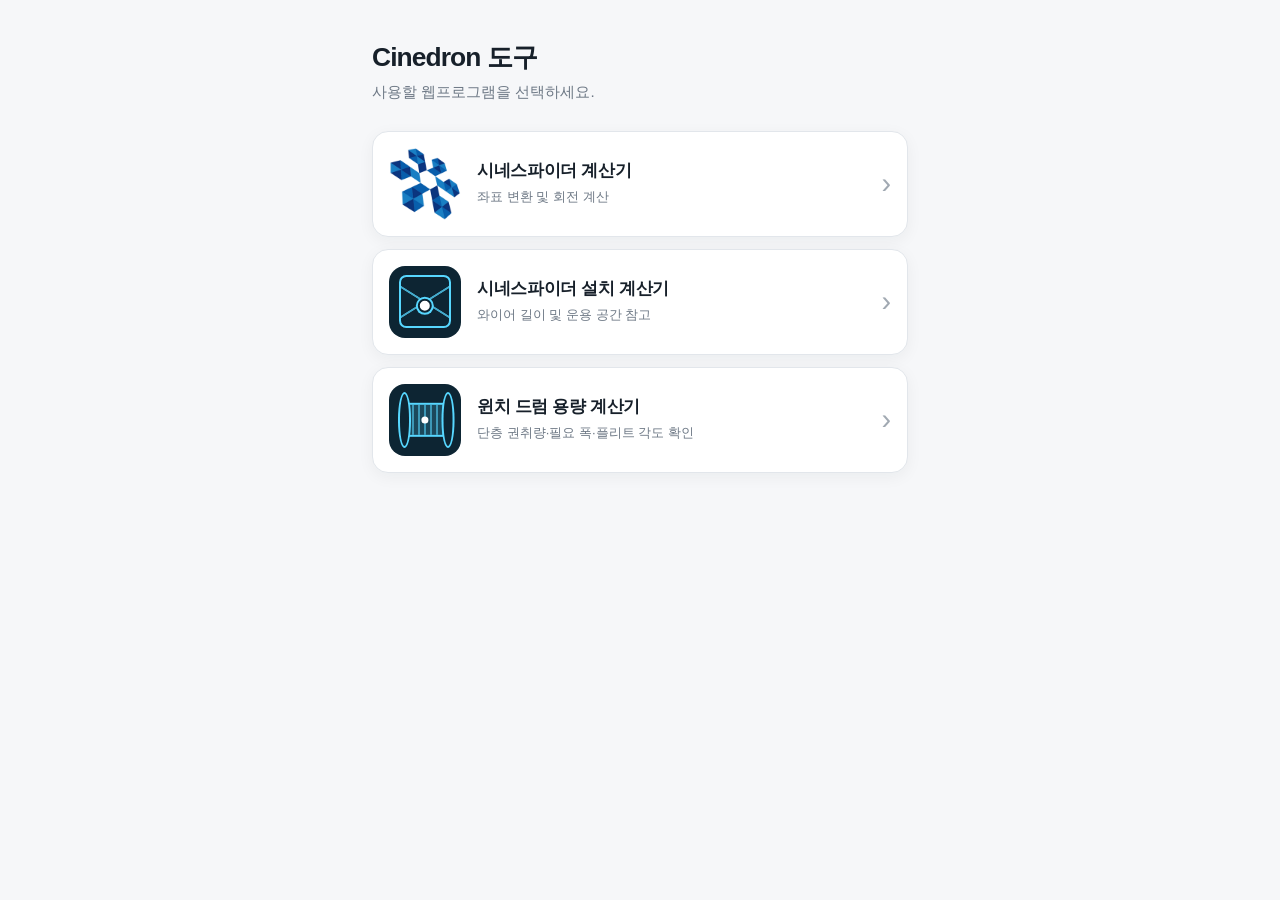
<file: index.html>
<!doctype html>
<html lang="ko">
<head>
  <meta charset="utf-8">
  <meta name="viewport" content="width=device-width, initial-scale=1, viewport-fit=cover">
  <meta name="theme-color" content="#f6f7f9">
  <meta name="description" content="Cinedron 작업용 웹 계산기 모음">
  <meta name="robots" content="noindex, nofollow">
  <meta http-equiv="Content-Security-Policy" content="default-src 'self'; img-src 'self' data:; style-src 'self'; font-src 'self'; connect-src 'self'; base-uri 'self'; form-action 'none'">
  <title>Cinedron 도구</title>
  <link rel="stylesheet" href="/site.css">
  <script src="/site.js" defer></script>
</head>
<body>
  <main class="container">
    <header>
      <h1>Cinedron 도구</h1>
      <p>사용할 웹프로그램을 선택하세요.</p>
    </header>

    <section class="app-list" aria-label="웹프로그램 목록">
      <a class="app-button" href="/apps/cinespider/">
        <img src="/apps/cinespider/icons/Icon-192.png" alt="" width="72" height="72">
        <span class="app-text">
          <strong>시네스파이더 계산기</strong>
          <small>좌표 변환 및 회전 계산</small>
        </span>
        <span class="chevron" aria-hidden="true">›</span>
      </a>

      <a class="app-button" href="/apps/cinespider-install/">
        <span class="app-icon app-icon--install" aria-hidden="true">
          <span></span>
        </span>
        <span class="app-text">
          <strong>시네스파이더 설치 계산기</strong>
          <small>와이어 길이 및 운용 공간 참고</small>
        </span>
        <span class="chevron" aria-hidden="true">›</span>
      </a>

      <a class="app-button" href="/apps/winch-drum/">
        <span class="app-icon app-icon--drum" aria-hidden="true">
          <span></span>
        </span>
        <span class="app-text">
          <strong>윈치 드럼 용량 계산기</strong>
          <small>단층 권취량·필요 폭·플리트 각도 확인</small>
        </span>
        <span class="chevron" aria-hidden="true">›</span>
      </a>
    </section>
  </main>
</body>
</html>
</file>
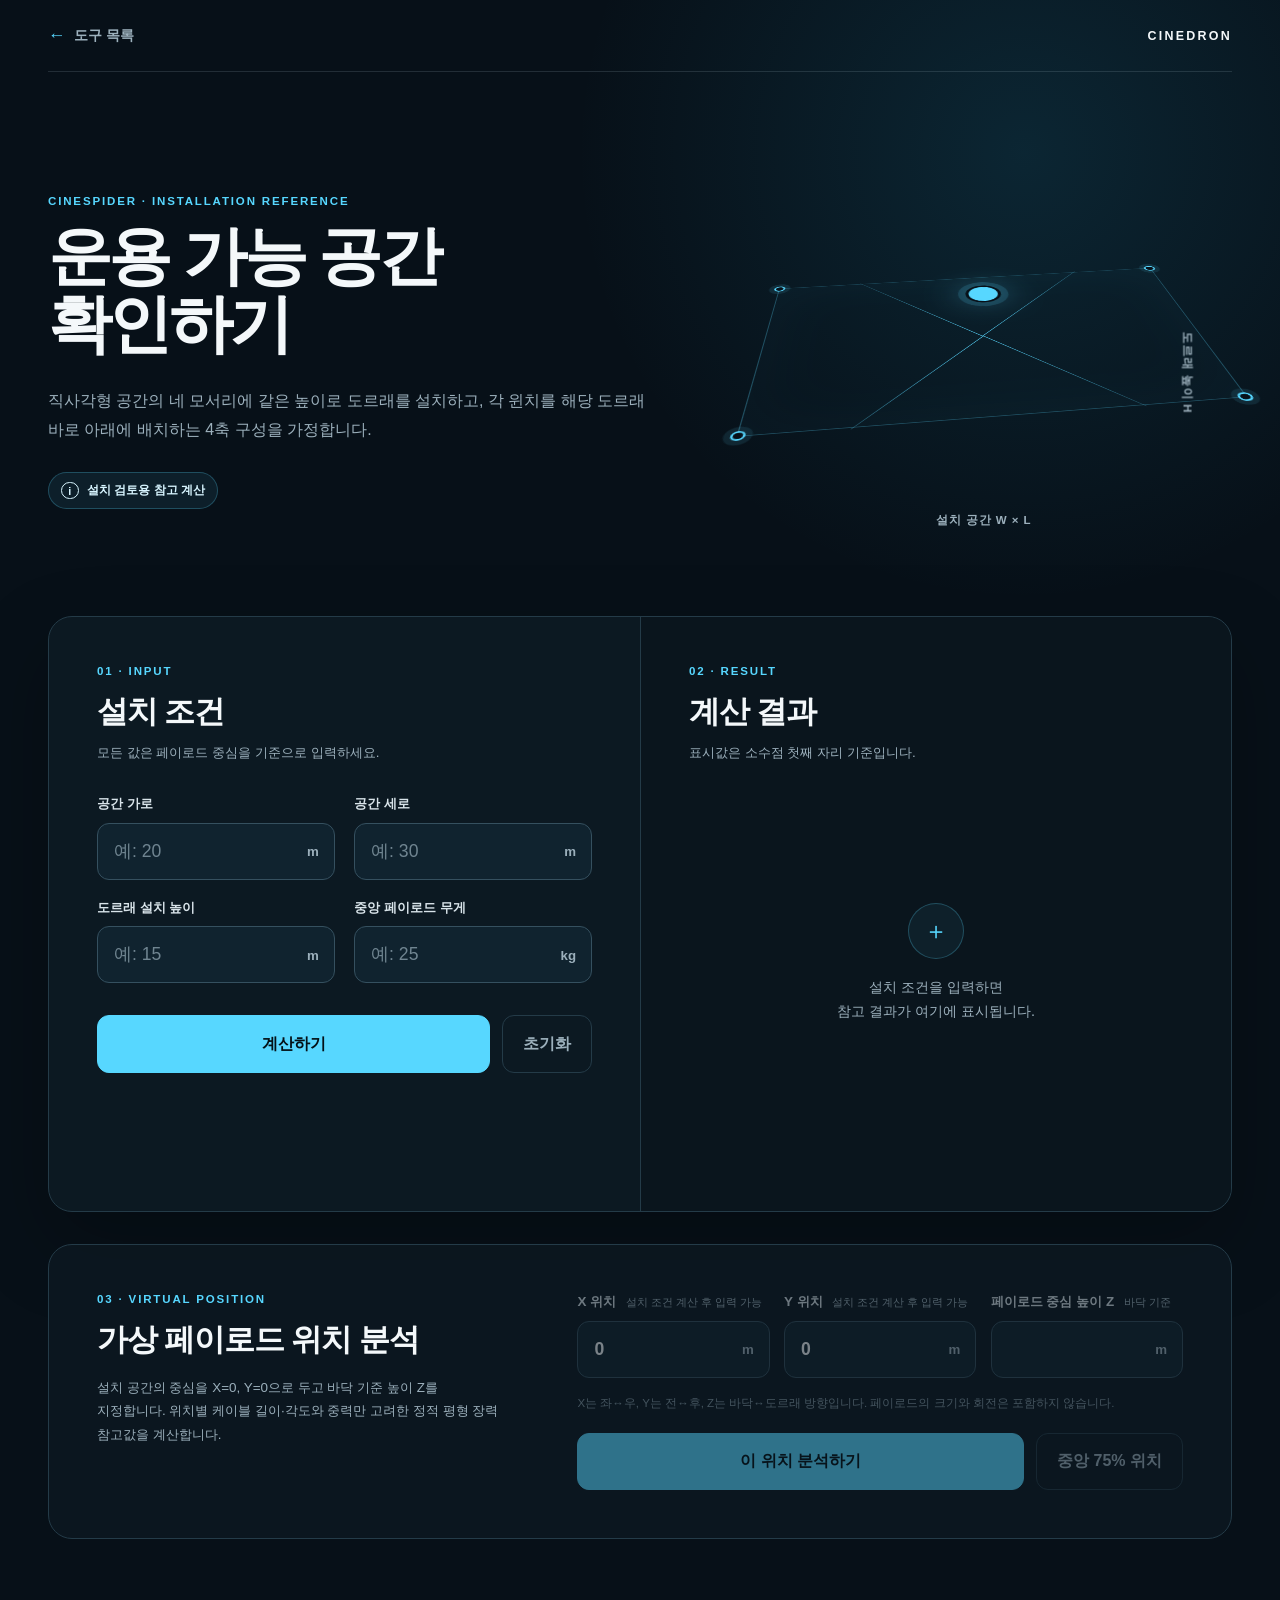
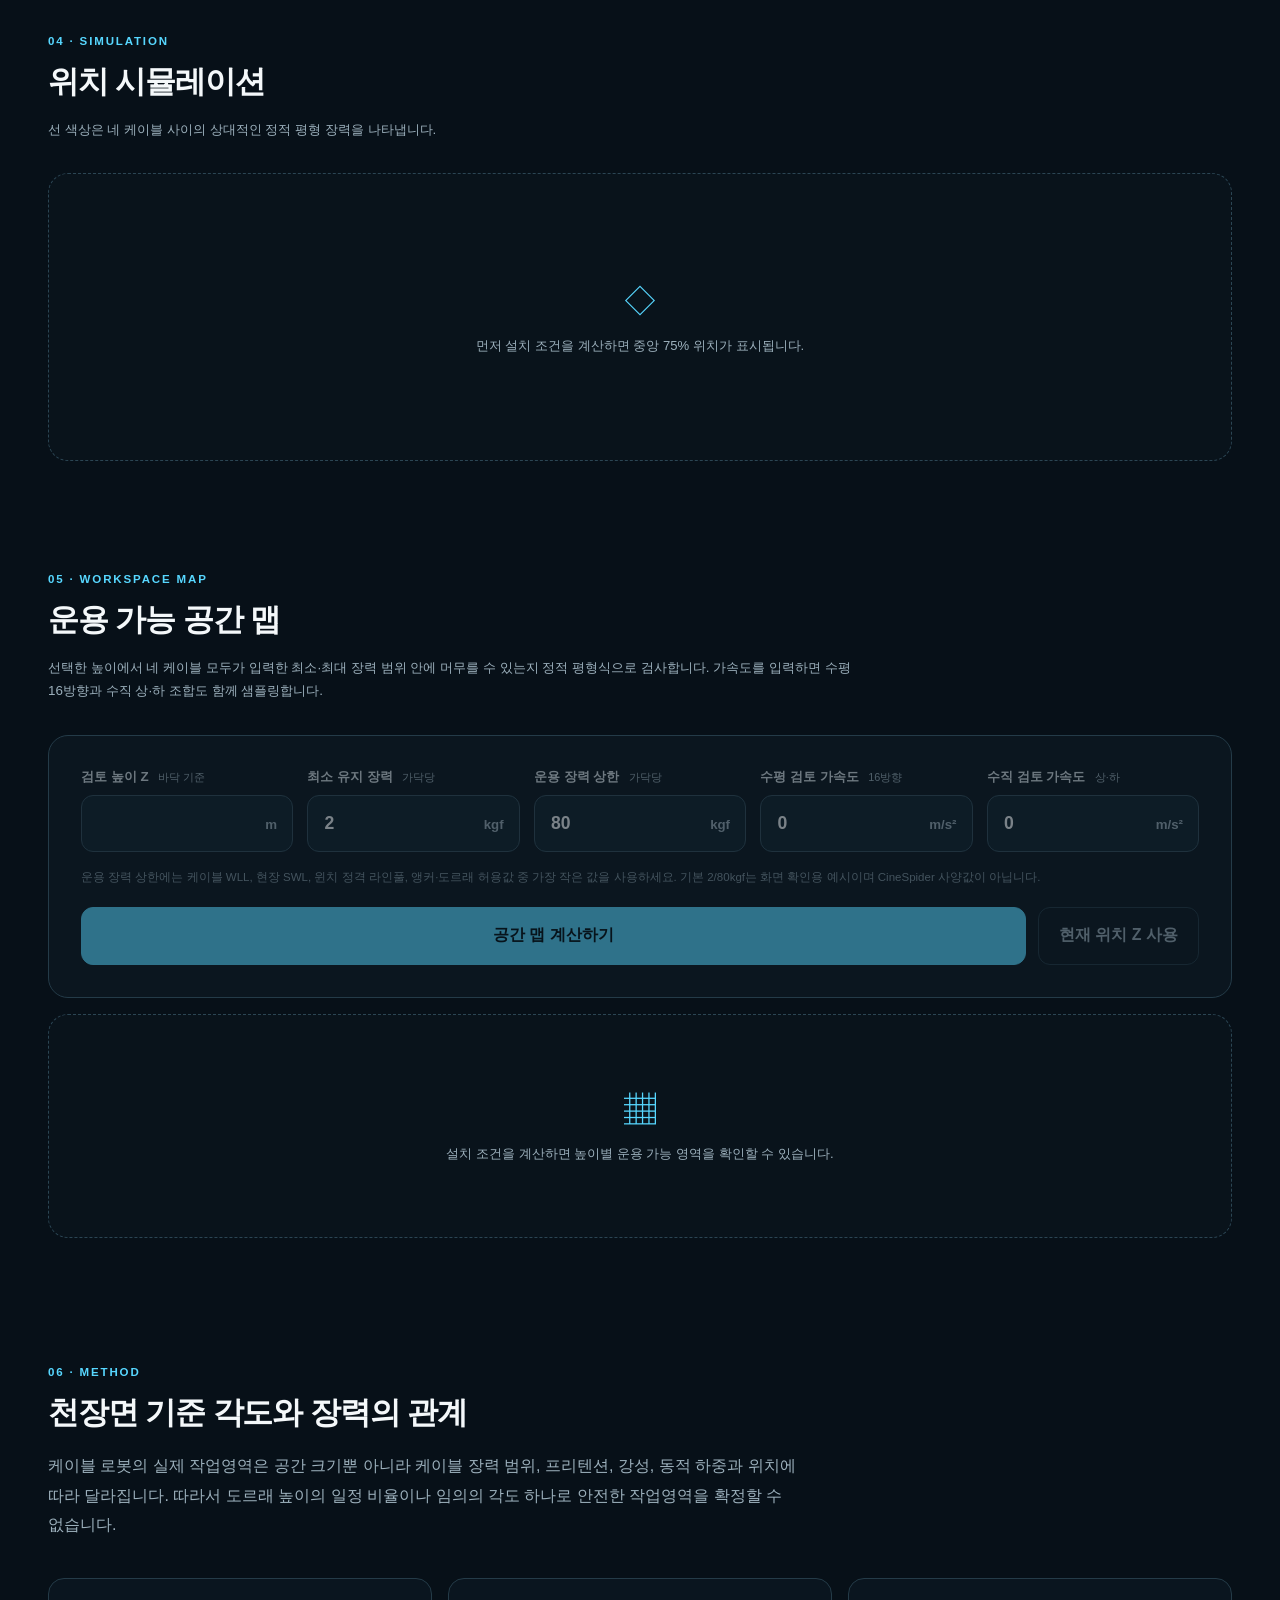
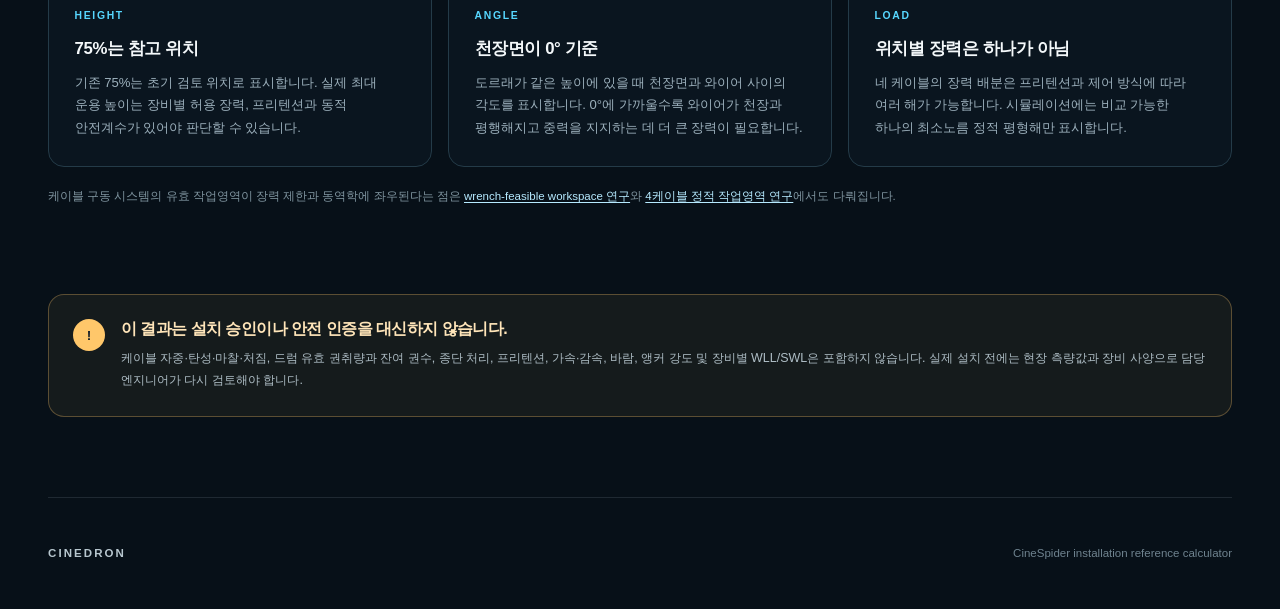
<file: apps/cinespider-install/index.html>
<!doctype html>
<html lang="ko">
<head>
  <meta charset="utf-8">
  <meta name="viewport" content="width=device-width, initial-scale=1, viewport-fit=cover">
  <meta name="theme-color" content="#071018">
  <meta name="description" content="설치 공간을 기준으로 CineSpider의 와이어 길이와 참고 이동 높이를 계산합니다.">
  <meta name="robots" content="noindex, nofollow">
  <meta http-equiv="Content-Security-Policy" content="default-src 'self'; img-src 'self' data:; style-src 'self'; script-src 'self'; font-src 'self'; connect-src 'none'; base-uri 'self'; form-action 'none'">
  <title>CineSpider 설치 계산기</title>
  <link rel="stylesheet" href="/apps/cinespider-install/calculator.css">
  <script type="module" src="/apps/cinespider-install/app.mjs?v=20260819-workspace1"></script>
</head>
<body>
  <header class="topbar">
    <a class="back-link" href="/" aria-label="Cinedron 도구 목록으로 돌아가기">
      <span aria-hidden="true">←</span>
      <span>도구 목록</span>
    </a>
    <span class="wordmark">CINEDRON</span>
  </header>

  <main>
    <section class="hero" aria-labelledby="page-title">
      <div class="hero-copy">
        <p class="eyebrow">CINESPIDER · INSTALLATION REFERENCE</p>
        <h1 id="page-title">운용 가능 공간<br>확인하기</h1>
        <p class="hero-description">
          직사각형 공간의 네 모서리에 같은 높이로 도르래를 설치하고,
          각 윈치를 해당 도르래 바로 아래에 배치하는 4축 구성을 가정합니다.
        </p>
        <div class="reference-badge">
          <span aria-hidden="true">i</span>
          설치 검토용 참고 계산
        </div>
      </div>

      <div class="rig-diagram" aria-hidden="true">
        <div class="diagram-frame">
          <span class="anchor anchor--one"></span>
          <span class="anchor anchor--two"></span>
          <span class="anchor anchor--three"></span>
          <span class="anchor anchor--four"></span>
          <span class="cable cable--one"></span>
          <span class="cable cable--two"></span>
          <span class="cable cable--three"></span>
          <span class="cable cable--four"></span>
          <span class="diagram-payload"></span>
        </div>
        <div class="diagram-label diagram-label--height">도르래 높이 H</div>
        <div class="diagram-label diagram-label--area">설치 공간 W × L</div>
      </div>
    </section>

    <section class="calculator-shell" aria-label="CineSpider 설치 계산">
      <form class="input-panel" id="installation-form" novalidate>
        <div class="panel-heading">
          <p class="step-label">01 · INPUT</p>
          <h2>설치 조건</h2>
          <p>모든 값은 페이로드 중심을 기준으로 입력하세요.</p>
        </div>

        <div class="field-grid">
          <label class="field" for="space-width">
            <span class="field-label">공간 가로</span>
            <span class="input-wrap">
              <input id="space-width" name="width" type="number" min="0.5" max="1000" step="0.1" inputmode="decimal" placeholder="예: 20" required>
              <span class="unit">m</span>
            </span>
          </label>

          <label class="field" for="space-length">
            <span class="field-label">공간 세로</span>
            <span class="input-wrap">
              <input id="space-length" name="length" type="number" min="0.5" max="1000" step="0.1" inputmode="decimal" placeholder="예: 30" required>
              <span class="unit">m</span>
            </span>
          </label>

          <label class="field" for="pulley-height">
            <span class="field-label">도르래 설치 높이</span>
            <span class="input-wrap">
              <input id="pulley-height" name="pulleyHeight" type="number" min="0.5" max="300" step="0.1" inputmode="decimal" placeholder="예: 15" required>
              <span class="unit">m</span>
            </span>
          </label>

          <label class="field" for="payload-mass">
            <span class="field-label">중앙 페이로드 무게</span>
            <span class="input-wrap">
              <input id="payload-mass" name="payloadMass" type="number" min="0.1" max="1000" step="0.1" inputmode="decimal" placeholder="예: 25" required>
              <span class="unit">kg</span>
            </span>
          </label>
        </div>

        <p class="form-error" id="form-error" role="alert" hidden>입력값을 확인해 주세요.</p>

        <div class="form-actions">
          <button class="calculate-button" type="submit">계산하기</button>
          <button class="reset-button" type="reset">초기화</button>
        </div>
      </form>

      <section class="result-panel" aria-labelledby="result-title">
        <div class="panel-heading">
          <p class="step-label">02 · RESULT</p>
          <h2 id="result-title">계산 결과</h2>
          <p>표시값은 소수점 첫째 자리 기준입니다.</p>
        </div>

        <div class="result-empty" id="result-empty">
          <span class="empty-mark" aria-hidden="true">＋</span>
          <p>설치 조건을 입력하면<br>참고 결과가 여기에 표시됩니다.</p>
        </div>

        <div class="result-content" id="result-content" aria-live="polite" hidden>
          <article class="primary-result primary-result--cable">
            <p>윈치 1축 권장 준비 길이</p>
            <strong><span data-output="planningCableLength">-</span><small>m</small></strong>
            <span>이론상 최소 <b data-output="minimumCableLength">-</b>m + 계획 여유 10%</span>
          </article>

          <article class="primary-result primary-result--height">
            <p>75% 기준 참고 높이</p>
            <strong><span data-output="referenceHeight75">-</span><small>m</small></strong>
            <span>천장면과 와이어 <b data-output="referenceAngle75Deg">-</b>° · 수직선과 <b data-output="referenceVerticalComplementDeg">-</b>°</span>
          </article>

          <dl class="metric-list">
            <div>
              <dt>도르래→페이로드 최대 직선거리</dt>
              <dd><span data-output="maxFreeSpan">-</span> m</dd>
            </div>
            <div>
              <dt>바닥 평면 대각선</dt>
              <dd><span data-output="floorDiagonal">-</span> m</dd>
            </div>
            <div>
              <dt>75% 위치의 도르래 수직 낙차</dt>
              <dd><span data-output="referenceDrop75">-</span> m</dd>
            </div>
            <div>
              <dt>75% 중앙 위치의 1가닥 균등 정적 분배값</dt>
              <dd><span data-output="staticTensionAt75KgF">-</span> kgf <small>(<span data-output="staticTensionAt75N">-</span> N)</small></dd>
            </div>
          </dl>

          <div class="assessment" id="height-assessment">
            <strong id="assessment-title"></strong>
            <p id="assessment-copy"></p>
          </div>
        </div>
      </section>
    </section>

    <section class="point-section" aria-labelledby="point-title">
      <div class="point-intro">
        <p class="step-label">03 · VIRTUAL POSITION</p>
        <h2 id="point-title">가상 페이로드 위치 분석</h2>
        <p>
          설치 공간의 중심을 X=0, Y=0으로 두고 바닥 기준 높이 Z를 지정합니다.
          위치별 케이블 길이·각도와 중력만 고려한 정적 평형 장력 참고값을 계산합니다.
        </p>
      </div>

      <form class="point-form" id="point-form" novalidate>
        <fieldset id="point-fieldset" disabled>
          <legend class="visually-hidden">가상 페이로드 좌표</legend>
          <div class="coordinate-grid">
            <label class="field" for="point-x">
              <span class="field-label">X 위치 <small id="x-range">설치 조건 계산 후 입력 가능</small></span>
              <span class="input-wrap">
                <input id="point-x" name="x" type="number" step="0.1" inputmode="decimal" value="0" required>
                <span class="unit">m</span>
              </span>
            </label>

            <label class="field" for="point-y">
              <span class="field-label">Y 위치 <small id="y-range">설치 조건 계산 후 입력 가능</small></span>
              <span class="input-wrap">
                <input id="point-y" name="y" type="number" step="0.1" inputmode="decimal" value="0" required>
                <span class="unit">m</span>
              </span>
            </label>

            <label class="field" for="point-z">
              <span class="field-label">페이로드 중심 높이 Z <small id="z-range">바닥 기준</small></span>
              <span class="input-wrap">
                <input id="point-z" name="z" type="number" min="0" step="0.1" inputmode="decimal" required>
                <span class="unit">m</span>
              </span>
            </label>
          </div>

          <p class="coordinate-help">
            X는 좌↔우, Y는 전↔후, Z는 바닥↔도르래 방향입니다. 페이로드의 크기와 회전은 포함하지 않습니다.
          </p>
          <p class="form-error" id="point-error" role="alert" hidden>좌표를 확인해 주세요.</p>

          <div class="form-actions form-actions--point">
            <button class="calculate-button" type="submit">이 위치 분석하기</button>
            <button class="reset-button" id="center-position-button" type="button">중앙 75% 위치</button>
          </div>
        </fieldset>
      </form>
    </section>

    <section class="simulation-section" aria-labelledby="simulation-title">
      <div class="simulation-heading">
        <p class="step-label">04 · SIMULATION</p>
        <h2 id="simulation-title">위치 시뮬레이션</h2>
        <p>선 색상은 네 케이블 사이의 상대적인 정적 평형 장력을 나타냅니다.</p>
      </div>

      <div class="simulation-empty" id="simulation-empty">
        <span aria-hidden="true">◇</span>
        <p>먼저 설치 조건을 계산하면 중앙 75% 위치가 표시됩니다.</p>
      </div>

      <div class="simulation-content" id="simulation-content" hidden>
        <div class="simulation-grid">
          <figure class="simulation-figure">
            <canvas id="simulation-canvas" role="img" aria-label="네 개 도르래와 가상 페이로드 위치를 나타내는 입체 도식"></canvas>
            <figcaption>
              개념도는 케이블 처짐과 페이로드 자세를 생략한 직선 기하 표현입니다.
            </figcaption>
          </figure>

          <div class="position-summary">
            <div>
              <span>가상 위치</span>
              <strong>X <b data-point-output="x">-</b> · Y <b data-point-output="y">-</b> · Z <b data-point-output="z">-</b> m</strong>
            </div>
            <dl>
              <div>
                <dt>천장면 기준 최소 케이블 각도</dt>
                <dd><span data-point-output="minimumCableAngleDeg">-</span>°</dd>
              </div>
              <div>
                <dt>가장 큰 최소노름 장력값</dt>
                <dd><span data-point-output="maximumTensionKgF">-</span> kgf</dd>
              </div>
              <div>
                <dt>장력 분포 최대/최소 비</dt>
                <dd><span data-point-output="tensionSpreadRatio">-</span></dd>
              </div>
            </dl>
            <div class="assessment" id="point-assessment">
              <strong id="point-assessment-title"></strong>
              <p id="point-assessment-copy"></p>
            </div>
          </div>
        </div>

        <div class="cable-table-wrap">
          <table class="cable-table">
            <caption>케이블별 가상 위치 결과</caption>
            <thead>
              <tr>
                <th scope="col">축</th>
                <th scope="col">도르래→페이로드</th>
                <th scope="col">총 사용 길이</th>
                <th scope="col">천장면 기준 각도</th>
                <th scope="col">최소노름 정적 장력</th>
              </tr>
            </thead>
            <tbody id="cable-table-body"></tbody>
          </table>
        </div>

        <p class="simulation-disclaimer">
          4케이블·3축의 장력 해는 일반적으로 하나로 정해지지 않습니다. 표시값은 비음수 해 중
          장력 제곱합을 최소화한 참고 분배이며, 실제 프리텐션과 제어기 배분값이 아닙니다.
        </p>
      </div>
    </section>

    <section class="workspace-section" aria-labelledby="workspace-title">
      <div class="workspace-heading">
        <p class="step-label">05 · WORKSPACE MAP</p>
        <h2 id="workspace-title">운용 가능 공간 맵</h2>
        <p>
          선택한 높이에서 네 케이블 모두가 입력한 최소·최대 장력 범위 안에 머무를 수 있는지
          정적 평형식으로 검사합니다. 가속도를 입력하면 수평 16방향과 수직 상·하 조합도 함께 샘플링합니다.
        </p>
      </div>

      <form class="workspace-form" id="workspace-form" novalidate>
        <fieldset id="workspace-fieldset" disabled>
          <legend class="visually-hidden">운용 가능 공간 맵 조건</legend>
          <div class="workspace-controls">
            <label class="field" for="workspace-z">
              <span class="field-label">검토 높이 Z <small>바닥 기준</small></span>
              <span class="input-wrap">
                <input id="workspace-z" name="z" type="number" min="0" step="0.1" inputmode="decimal" required>
                <span class="unit">m</span>
              </span>
            </label>

            <label class="field" for="minimum-tension">
              <span class="field-label">최소 유지 장력 <small>가닥당</small></span>
              <span class="input-wrap">
                <input id="minimum-tension" name="minimumTensionKgF" type="number" min="0" max="100000" step="0.1" inputmode="decimal" value="2" required>
                <span class="unit">kgf</span>
              </span>
            </label>

            <label class="field" for="maximum-tension">
              <span class="field-label">운용 장력 상한 <small>가닥당</small></span>
              <span class="input-wrap">
                <input id="maximum-tension" name="maximumTensionKgF" type="number" min="0.1" max="100000" step="0.1" inputmode="decimal" value="80" required>
                <span class="unit">kgf</span>
              </span>
            </label>

            <label class="field" for="horizontal-acceleration">
              <span class="field-label">수평 검토 가속도 <small>16방향</small></span>
              <span class="input-wrap">
                <input id="horizontal-acceleration" name="horizontalAcceleration" type="number" min="0" max="20" step="0.1" inputmode="decimal" value="0" required>
                <span class="unit">m/s²</span>
              </span>
            </label>

            <label class="field" for="vertical-acceleration">
              <span class="field-label">수직 검토 가속도 <small>상·하</small></span>
              <span class="input-wrap">
                <input id="vertical-acceleration" name="verticalAcceleration" type="number" min="0" max="9.8" step="0.1" inputmode="decimal" value="0" required>
                <span class="unit">m/s²</span>
              </span>
            </label>
          </div>

          <p class="coordinate-help">
            운용 장력 상한에는 케이블 WLL, 현장 SWL, 윈치 정격 라인풀, 앵커·도르래 허용값 중 가장 작은 값을 사용하세요.
            기본 2/80kgf는 화면 확인용 예시이며 CineSpider 사양값이 아닙니다.
          </p>
          <p class="form-error" id="workspace-error" role="alert" hidden>맵 조건을 확인해 주세요.</p>
          <div class="form-actions form-actions--point">
            <button class="calculate-button" type="submit">공간 맵 계산하기</button>
            <button class="reset-button" id="use-point-height-button" type="button">현재 위치 Z 사용</button>
          </div>
        </fieldset>
      </form>

      <div class="workspace-empty" id="workspace-empty">
        <span aria-hidden="true">▦</span>
        <p>설치 조건을 계산하면 높이별 운용 가능 영역을 확인할 수 있습니다.</p>
      </div>

      <div class="workspace-content" id="workspace-content" hidden>
        <div class="workspace-map-grid">
          <figure class="workspace-figure">
            <canvas id="workspace-canvas" role="img" aria-label="선택한 높이에서 장력 조건별 운용 가능 영역을 나타내는 평면 지도"></canvas>
            <figcaption>맵을 누르면 해당 X·Y 위치가 위의 위치 시뮬레이션에 적용됩니다.</figcaption>
          </figure>
          <aside class="workspace-summary">
            <div class="map-legend" aria-label="공간 맵 범례">
              <span><i class="map-key map-key--operating"></i>입력한 모든 조건에서 해 존재</span>
              <span><i class="map-key map-key--static"></i>정적 조건에서만 해 존재</span>
              <span><i class="map-key map-key--unavailable"></i>정적 해 또는 와이어 길이 부족</span>
            </div>
            <dl>
              <div><dt>검토 높이</dt><dd><span data-workspace-output="z">-</span> m</dd></div>
              <div><dt>정적 평형 가능 표본</dt><dd><span data-workspace-output="staticFeasiblePercent">-</span>%</dd></div>
              <div><dt>가속도 포함 가능 표본</dt><dd><span data-workspace-output="operatingFeasiblePercent">-</span>%</dd></div>
              <div><dt>검토 하중 조합</dt><dd><span data-workspace-output="loadCaseCount">-</span>개</dd></div>
            </dl>
            <div class="assessment assessment--caution">
              <strong>색상은 안전 판정이 아니라 입력 조건의 평형해 존재 여부입니다.</strong>
              <p>그리드 사이의 연속성, 케이블 처짐·탄성·마찰, 페이로드 회전과 제어 오차는 포함하지 않습니다.</p>
            </div>
          </aside>
        </div>
      </div>
    </section>

    <section class="method-section" aria-labelledby="method-title">
      <div class="method-intro">
        <p class="step-label">06 · METHOD</p>
        <h2 id="method-title">천장면 기준 각도와 장력의 관계</h2>
        <p>
          케이블 로봇의 실제 작업영역은 공간 크기뿐 아니라 케이블 장력 범위,
          프리텐션, 강성, 동적 하중과 위치에 따라 달라집니다. 따라서 도르래 높이의
          일정 비율이나 임의의 각도 하나로 안전한 작업영역을 확정할 수 없습니다.
        </p>
      </div>

      <div class="method-cards">
        <article>
          <span>HEIGHT</span>
          <h3>75%는 참고 위치</h3>
          <p>
            기존 75%는 초기 검토 위치로 표시합니다. 실제 최대 운용 높이는 장비별 허용 장력,
            프리텐션과 동적 안전계수가 있어야 판단할 수 있습니다.
          </p>
        </article>
        <article>
          <span>ANGLE</span>
          <h3>천장면이 0° 기준</h3>
          <p>
            도르래가 같은 높이에 있을 때 천장면과 와이어 사이의 각도를 표시합니다.
            0°에 가까울수록 와이어가 천장과 평행해지고 중력을 지지하는 데 더 큰 장력이 필요합니다.
          </p>
        </article>
        <article>
          <span>LOAD</span>
          <h3>위치별 장력은 하나가 아님</h3>
          <p>
            네 케이블의 장력 배분은 프리텐션과 제어 방식에 따라 여러 해가 가능합니다.
            시뮬레이션에는 비교 가능한 하나의 최소노름 정적 평형해만 표시합니다.
          </p>
        </article>
      </div>

      <p class="research-note">
        케이블 구동 시스템의 유효 작업영역이 장력 제한과 동역학에 좌우된다는 점은
        <a href="https://www.mdpi.com/2076-3417/12/1/244" target="_blank" rel="noopener noreferrer">wrench-feasible workspace 연구</a>와
        <a href="https://doi.org/10.1016/j.mechmachtheory.2023.105551" target="_blank" rel="noopener noreferrer">4케이블 정적 작업영역 연구</a>에서도 다뤄집니다.
      </p>
    </section>

    <aside class="safety-note" aria-labelledby="safety-title">
      <div class="safety-icon" aria-hidden="true">!</div>
      <div>
        <h2 id="safety-title">이 결과는 설치 승인이나 안전 인증을 대신하지 않습니다.</h2>
        <p>
          케이블 자중·탄성·마찰·처짐, 드럼 유효 권취량과 잔여 권수, 종단 처리,
          프리텐션, 가속·감속, 바람, 앵커 강도 및 장비별 WLL/SWL은 포함하지 않습니다.
          실제 설치 전에는 현장 측량값과 장비 사양으로 담당 엔지니어가 다시 검토해야 합니다.
        </p>
      </div>
    </aside>
  </main>

  <footer>
    <span>CINEDRON</span>
    <p>CineSpider installation reference calculator</p>
  </footer>
</body>
</html>
</file>
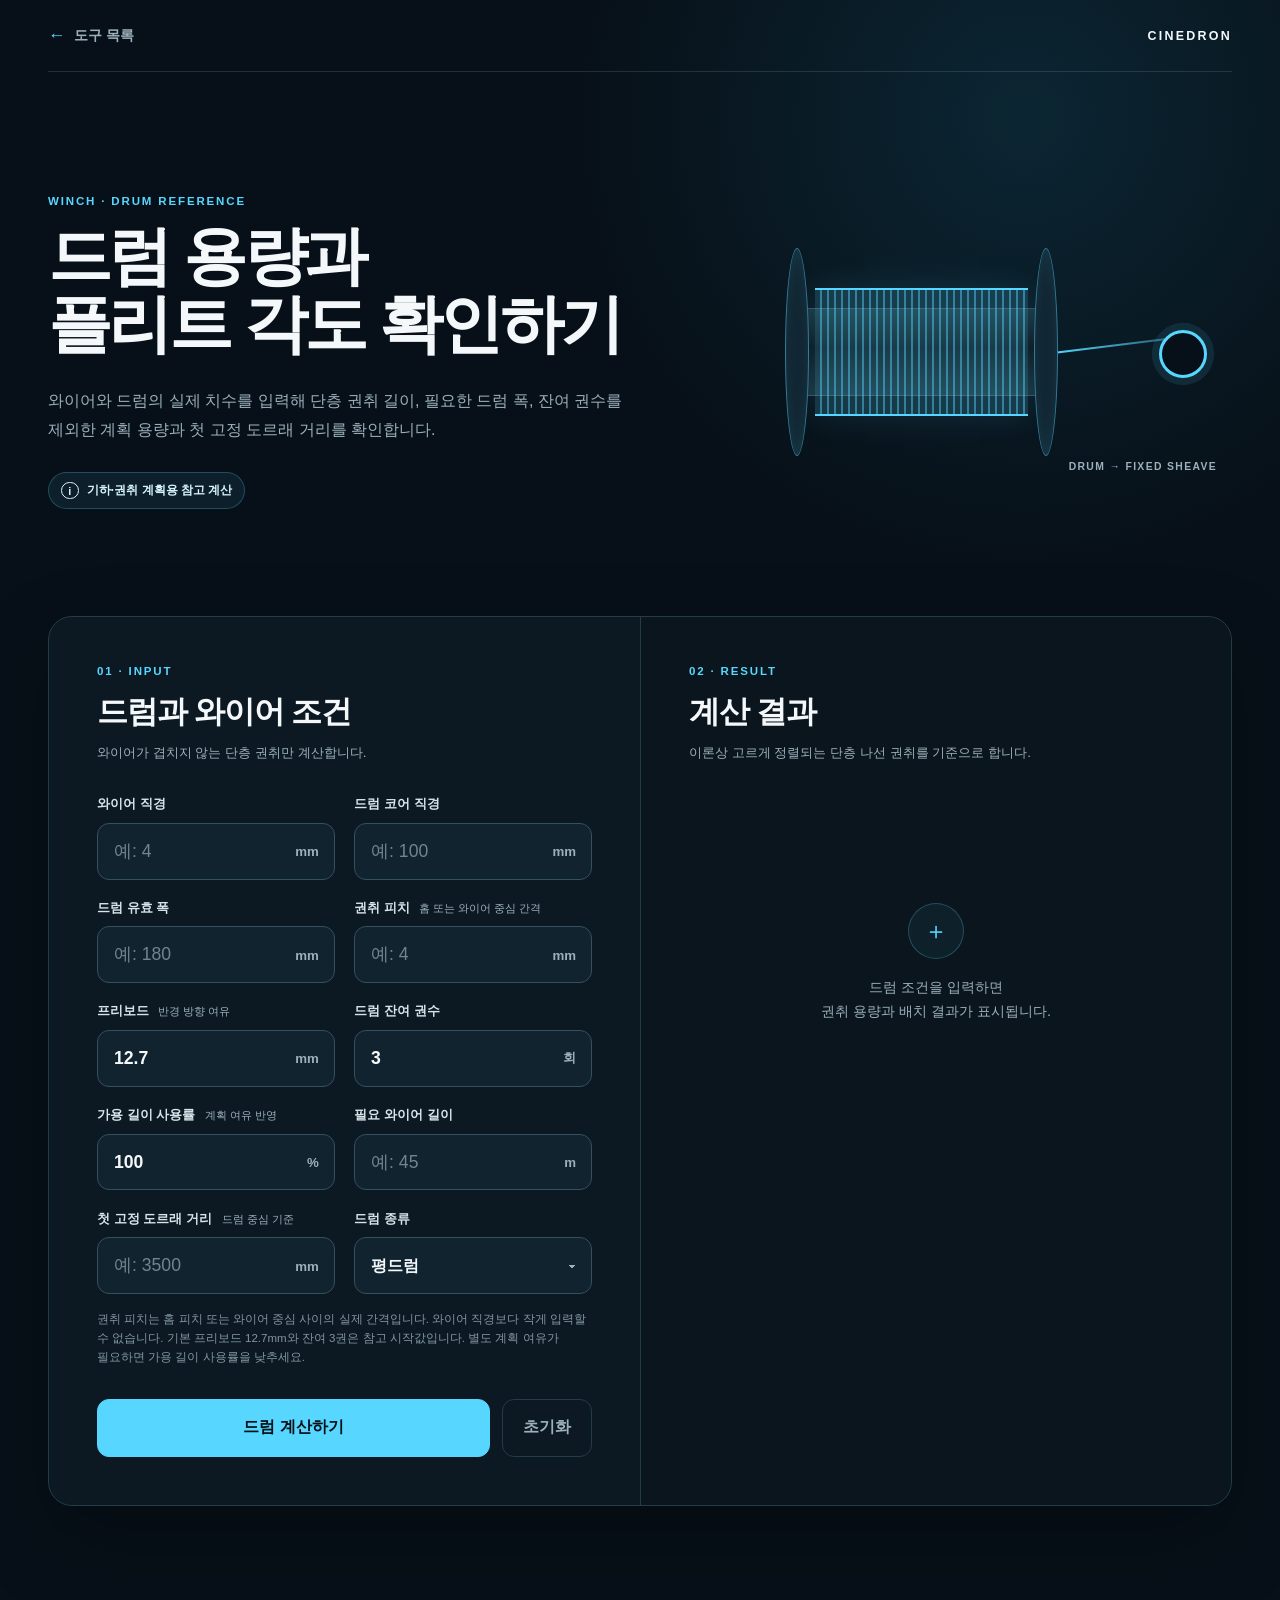
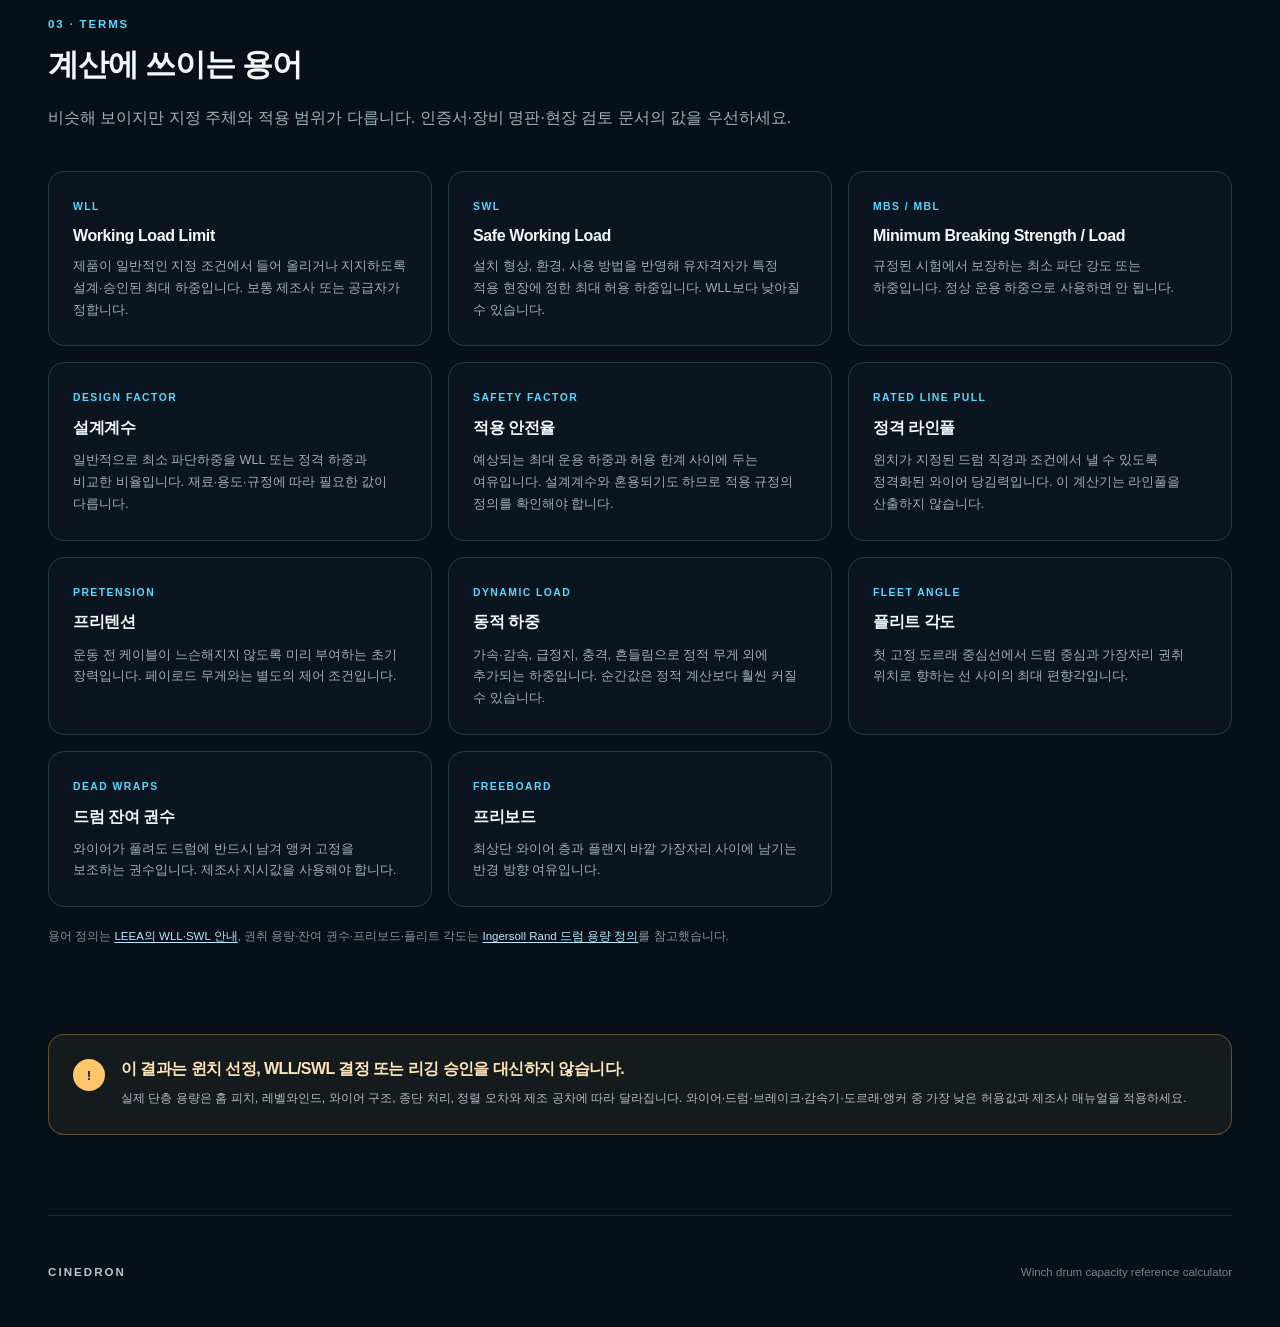
<file: apps/winch-drum/index.html>
<!doctype html>
<html lang="ko">
<head>
  <meta charset="utf-8">
  <meta name="viewport" content="width=device-width, initial-scale=1, viewport-fit=cover">
  <meta name="theme-color" content="#071018">
  <meta name="description" content="와이어 직경과 드럼 형상으로 단층 권취 용량, 필요 폭, 플리트 각도를 계산합니다.">
  <meta name="robots" content="noindex, nofollow">
  <meta http-equiv="Content-Security-Policy" content="default-src 'self'; img-src 'self' data:; style-src 'self'; script-src 'self'; font-src 'self'; connect-src 'none'; base-uri 'self'; form-action 'none'">
  <title>윈치 드럼 용량 계산기</title>
  <link rel="stylesheet" href="/apps/cinespider-install/calculator.css">
  <link rel="stylesheet" href="/apps/winch-drum/drum.css">
  <script type="module" src="/apps/winch-drum/app.mjs?v=20260820-single1"></script>
</head>
<body>
  <header class="topbar">
    <a class="back-link" href="/" aria-label="Cinedron 도구 목록으로 돌아가기">
      <span aria-hidden="true">←</span>
      <span>도구 목록</span>
    </a>
    <span class="wordmark">CINEDRON</span>
  </header>

  <main>
    <section class="hero drum-hero" aria-labelledby="page-title">
      <div class="hero-copy">
        <p class="eyebrow">WINCH · DRUM REFERENCE</p>
        <h1 id="page-title">드럼 용량과<br>플리트 각도 확인하기</h1>
        <p class="hero-description">
          와이어와 드럼의 실제 치수를 입력해 단층 권취 길이, 필요한 드럼 폭,
          잔여 권수를 제외한 계획 용량과 첫 고정 도르래 거리를 확인합니다.
        </p>
        <div class="reference-badge"><span aria-hidden="true">i</span>기하·권취 계획용 참고 계산</div>
      </div>

      <div class="drum-diagram" aria-hidden="true">
        <div class="drum-flange drum-flange--left"></div>
        <div class="drum-core"></div>
        <div class="drum-rope"></div>
        <div class="drum-flange drum-flange--right"></div>
        <div class="lead-line"></div>
        <div class="lead-sheave"></div>
        <span>DRUM → FIXED SHEAVE</span>
      </div>
    </section>

    <section class="calculator-shell" aria-label="윈치 드럼 계산">
      <form class="input-panel" id="drum-form" novalidate>
        <div class="panel-heading">
          <p class="step-label">01 · INPUT</p>
          <h2>드럼과 와이어 조건</h2>
          <p>와이어가 겹치지 않는 단층 권취만 계산합니다.</p>
        </div>

        <div class="field-grid drum-field-grid">
          <label class="field" for="rope-diameter">
            <span class="field-label">와이어 직경</span>
            <span class="input-wrap"><input id="rope-diameter" name="ropeDiameter" type="number" min="0.1" step="0.1" inputmode="decimal" placeholder="예: 4" required><span class="unit">mm</span></span>
          </label>
          <label class="field" for="core-diameter">
            <span class="field-label">드럼 코어 직경</span>
            <span class="input-wrap"><input id="core-diameter" name="coreDiameter" type="number" min="1" step="0.1" inputmode="decimal" placeholder="예: 100" required><span class="unit">mm</span></span>
          </label>
          <label class="field" for="drum-width">
            <span class="field-label">드럼 유효 폭</span>
            <span class="input-wrap"><input id="drum-width" name="drumWidth" type="number" min="1" step="0.1" inputmode="decimal" placeholder="예: 180" required><span class="unit">mm</span></span>
          </label>
          <label class="field" for="winding-pitch">
            <span class="field-label">권취 피치 <small>홈 또는 와이어 중심 간격</small></span>
            <span class="input-wrap"><input id="winding-pitch" name="windingPitch" type="number" min="0.1" step="0.1" inputmode="decimal" placeholder="예: 4" required><span class="unit">mm</span></span>
          </label>
          <label class="field" for="freeboard">
            <span class="field-label">프리보드 <small>반경 방향 여유</small></span>
            <span class="input-wrap"><input id="freeboard" name="freeboard" type="number" min="0" step="0.1" inputmode="decimal" value="12.7" required><span class="unit">mm</span></span>
          </label>
          <label class="field" for="dead-wraps">
            <span class="field-label">드럼 잔여 권수</span>
            <span class="input-wrap"><input id="dead-wraps" name="deadWraps" type="number" min="0" step="1" inputmode="numeric" value="3" required><span class="unit">회</span></span>
          </label>
          <label class="field" for="planning-efficiency">
            <span class="field-label">가용 길이 사용률 <small>계획 여유 반영</small></span>
            <span class="input-wrap"><input id="planning-efficiency" name="planningEfficiency" type="number" min="1" max="100" step="1" inputmode="decimal" value="100" required><span class="unit">%</span></span>
          </label>
          <label class="field" for="required-length">
            <span class="field-label">필요 와이어 길이</span>
            <span class="input-wrap"><input id="required-length" name="requiredLength" type="number" min="0" step="0.1" inputmode="decimal" placeholder="예: 45" required><span class="unit">m</span></span>
          </label>
          <label class="field" for="lead-distance">
            <span class="field-label">첫 고정 도르래 거리 <small>드럼 중심 기준</small></span>
            <span class="input-wrap"><input id="lead-distance" name="leadDistance" type="number" min="1" step="1" inputmode="decimal" placeholder="예: 3500" required><span class="unit">mm</span></span>
          </label>
          <label class="field" for="drum-type">
            <span class="field-label">드럼 종류</span>
            <span class="select-wrap">
              <select id="drum-type" name="drumType" required>
                <option value="smooth">평드럼</option>
                <option value="grooved">홈드럼</option>
              </select>
            </span>
          </label>
        </div>

        <p class="coordinate-help">
          권취 피치는 홈 피치 또는 와이어 중심 사이의 실제 간격입니다. 와이어 직경보다 작게 입력할 수 없습니다.
          기본 프리보드 12.7mm와 잔여 3권은 참고 시작값입니다. 별도 계획 여유가 필요하면 가용 길이 사용률을 낮추세요.
        </p>
        <p class="form-error" id="drum-error" role="alert" hidden>입력값을 확인해 주세요.</p>
        <div class="form-actions">
          <button class="calculate-button" type="submit">드럼 계산하기</button>
          <button class="reset-button" type="reset">초기화</button>
        </div>
      </form>

      <section class="result-panel" aria-labelledby="result-title">
        <div class="panel-heading">
          <p class="step-label">02 · RESULT</p>
          <h2 id="result-title">계산 결과</h2>
          <p>이론상 고르게 정렬되는 단층 나선 권취를 기준으로 합니다.</p>
        </div>
        <div class="result-empty" id="drum-empty">
          <span class="empty-mark" aria-hidden="true">＋</span>
          <p>드럼 조건을 입력하면<br>권취 용량과 배치 결과가 표시됩니다.</p>
        </div>
        <div class="result-content" id="drum-result" aria-live="polite" hidden>
          <article class="primary-result primary-result--cable">
            <p>계획 권취 용량</p>
            <strong><span data-output="planningCapacity">-</span><small>m</small></strong>
            <span>잔여 권수 제외 후 계획 사용률 <b data-output="planningEfficiency">-</b>% 적용</span>
          </article>
          <article class="primary-result">
            <p>최대 플리트 각도</p>
            <strong><span data-output="fleetAngleDeg">-</span><small>°</small></strong>
            <span><b data-output="drumTypeLabel">-</b> 참고범위 <b data-output="fleetAngleMinimumDeg">-</b>–<b data-output="fleetAngleMaximumDeg">-</b>°</span>
          </article>
          <dl class="metric-list">
            <div><dt>단층 전체 저장 용량</dt><dd><span data-output="totalStorageCapacity">-</span> m</dd></div>
            <div><dt>잔여 권수 제외 작업 용량</dt><dd><span data-output="totalWorkingCapacity">-</span> m</dd></div>
            <div><dt>단층 전체 / 사용 가능 권수</dt><dd><span data-output="totalWraps">-</span>회 / <span data-output="usableWraps">-</span>회</dd></div>
            <div><dt>필요 길이 수용 결과</dt><dd><span data-output="targetResult">-</span></dd></div>
            <div><dt>필요 드럼 유효 폭</dt><dd><span data-output="requiredDrumWidth">-</span> mm</dd></div>
            <div><dt>단층용 참고 최소 플랜지 외경</dt><dd><span data-output="minimumFlangeDiameter">-</span> mm</dd></div>
            <div><dt>참고 도르래 거리 범위</dt><dd><span data-output="minimumLeadDistance">-</span>–<span data-output="maximumLeadDistance">-</span> mm</dd></div>
            <div><dt>코어 D/d 비</dt><dd><span data-output="ddRatio">-</span></dd></div>
          </dl>
          <div class="assessment" id="drum-assessment"><strong id="drum-assessment-title"></strong><p id="drum-assessment-copy"></p></div>
        </div>
      </section>
    </section>

    <section class="method-section terminology-section" aria-labelledby="terms-title">
      <div class="method-intro">
        <p class="step-label">03 · TERMS</p>
        <h2 id="terms-title">계산에 쓰이는 용어</h2>
        <p>비슷해 보이지만 지정 주체와 적용 범위가 다릅니다. 인증서·장비 명판·현장 검토 문서의 값을 우선하세요.</p>
      </div>
      <div class="term-grid">
        <article><span>WLL</span><h3>Working Load Limit</h3><p>제품이 일반적인 지정 조건에서 들어 올리거나 지지하도록 설계·승인된 최대 하중입니다. 보통 제조사 또는 공급자가 정합니다.</p></article>
        <article><span>SWL</span><h3>Safe Working Load</h3><p>설치 형상, 환경, 사용 방법을 반영해 유자격자가 특정 적용 현장에 정한 최대 허용 하중입니다. WLL보다 낮아질 수 있습니다.</p></article>
        <article><span>MBS / MBL</span><h3>Minimum Breaking Strength / Load</h3><p>규정된 시험에서 보장하는 최소 파단 강도 또는 하중입니다. 정상 운용 하중으로 사용하면 안 됩니다.</p></article>
        <article><span>DESIGN FACTOR</span><h3>설계계수</h3><p>일반적으로 최소 파단하중을 WLL 또는 정격 하중과 비교한 비율입니다. 재료·용도·규정에 따라 필요한 값이 다릅니다.</p></article>
        <article><span>SAFETY FACTOR</span><h3>적용 안전율</h3><p>예상되는 최대 운용 하중과 허용 한계 사이에 두는 여유입니다. 설계계수와 혼용되기도 하므로 적용 규정의 정의를 확인해야 합니다.</p></article>
        <article><span>RATED LINE PULL</span><h3>정격 라인풀</h3><p>윈치가 지정된 드럼 직경과 조건에서 낼 수 있도록 정격화된 와이어 당김력입니다. 이 계산기는 라인풀을 산출하지 않습니다.</p></article>
        <article><span>PRETENSION</span><h3>프리텐션</h3><p>운동 전 케이블이 느슨해지지 않도록 미리 부여하는 초기 장력입니다. 페이로드 무게와는 별도의 제어 조건입니다.</p></article>
        <article><span>DYNAMIC LOAD</span><h3>동적 하중</h3><p>가속·감속, 급정지, 충격, 흔들림으로 정적 무게 외에 추가되는 하중입니다. 순간값은 정적 계산보다 훨씬 커질 수 있습니다.</p></article>
        <article><span>FLEET ANGLE</span><h3>플리트 각도</h3><p>첫 고정 도르래 중심선에서 드럼 중심과 가장자리 권취 위치로 향하는 선 사이의 최대 편향각입니다.</p></article>
        <article><span>DEAD WRAPS</span><h3>드럼 잔여 권수</h3><p>와이어가 풀려도 드럼에 반드시 남겨 앵커 고정을 보조하는 권수입니다. 제조사 지시값을 사용해야 합니다.</p></article>
        <article><span>FREEBOARD</span><h3>프리보드</h3><p>최상단 와이어 층과 플랜지 바깥 가장자리 사이에 남기는 반경 방향 여유입니다.</p></article>
      </div>
      <p class="research-note">
        용어 정의는 <a href="https://leeaint.com/faqs" target="_blank" rel="noopener noreferrer">LEEA의 WLL·SWL 안내</a>,
        권취 용량·잔여 권수·프리보드·플리트 각도는 <a href="https://liftingsolutions.ingersollrand.com/en/resources/winch-selection-support/drum-capacity-definitions/" target="_blank" rel="noopener noreferrer">Ingersoll Rand 드럼 용량 정의</a>를 참고했습니다.
      </p>
    </section>

    <aside class="safety-note" aria-labelledby="safety-title">
      <div class="safety-icon" aria-hidden="true">!</div>
      <div><h2 id="safety-title">이 결과는 윈치 선정, WLL/SWL 결정 또는 리깅 승인을 대신하지 않습니다.</h2><p>실제 단층 용량은 홈 피치, 레벨와인드, 와이어 구조, 종단 처리, 정렬 오차와 제조 공차에 따라 달라집니다. 와이어·드럼·브레이크·감속기·도르래·앵커 중 가장 낮은 허용값과 제조사 매뉴얼을 적용하세요.</p></div>
    </aside>
  </main>

  <footer><span>CINEDRON</span><p>Winch drum capacity reference calculator</p></footer>
</body>
</html>
</file>
<file: site.css>
:root {
  color-scheme: light;
  --background: #f6f7f9;
  --surface: #ffffff;
  --border: #e2e6eb;
  --text: #17202a;
  --muted: #6d7885;
  --accent: #246bce;
}

* {
  box-sizing: border-box;
}

html {
  min-width: 320px;
  background: var(--background);
}

body {
  min-height: 100vh;
  min-height: 100svh;
  margin: 0;
  color: var(--text);
  font-family: -apple-system, BlinkMacSystemFont, "Segoe UI", "Noto Sans KR", sans-serif;
  background: var(--background);
}

.container {
  width: min(100%, 36rem);
  margin: 0 auto;
  padding: max(2.5rem, env(safe-area-inset-top)) max(1.25rem, env(safe-area-inset-right)) max(2rem, env(safe-area-inset-bottom)) max(1.25rem, env(safe-area-inset-left));
}

header {
  margin-bottom: 1.75rem;
}

h1 {
  margin: 0;
  font-size: 1.65rem;
  line-height: 1.3;
  letter-spacing: -0.035em;
}

header p {
  margin: 0.45rem 0 0;
  color: var(--muted);
  font-size: 0.95rem;
}

.app-list {
  display: grid;
  gap: 0.75rem;
}

.app-button {
  min-height: 6.5rem;
  padding: 1rem;
  display: grid;
  grid-template-columns: 4.5rem minmax(0, 1fr) auto;
  align-items: center;
  gap: 1rem;
  color: inherit;
  text-decoration: none;
  border: 1px solid var(--border);
  border-radius: 1rem;
  background: var(--surface);
  box-shadow: 0 4px 16px rgba(23, 32, 42, 0.05);
  transition: border-color 150ms ease, box-shadow 150ms ease, transform 150ms ease;
  -webkit-tap-highlight-color: transparent;
}

.app-button img {
  width: 4.5rem;
  height: 4.5rem;
  display: block;
  object-fit: cover;
  border-radius: 1rem;
}

.app-icon {
  position: relative;
  width: 4.5rem;
  height: 4.5rem;
  display: block;
  overflow: hidden;
  border-radius: 1rem;
  background: #0d2533;
}

.app-icon--install::before,
.app-icon--install::after {
  position: absolute;
  inset: 0.75rem;
  content: "";
  background:
    linear-gradient(32deg, transparent 48%, rgba(87, 215, 255, 0.75) 49%, rgba(87, 215, 255, 0.75) 51%, transparent 52%),
    linear-gradient(-32deg, transparent 48%, rgba(87, 215, 255, 0.75) 49%, rgba(87, 215, 255, 0.75) 51%, transparent 52%);
}

.app-icon--install::after {
  inset: 0.62rem;
  border: 2px solid #57d7ff;
  border-radius: 0.45rem;
  background: none;
}

.app-icon--install span {
  position: absolute;
  z-index: 1;
  left: 50%;
  top: 56%;
  width: 0.9rem;
  height: 0.9rem;
  border: 2px solid #0d2533;
  border-radius: 50%;
  background: #ffffff;
  box-shadow: 0 0 0 2px #57d7ff;
  transform: translate(-50%, -50%);
}

.app-icon--drum::before {
  position: absolute;
  left: 0.8rem;
  right: 0.8rem;
  top: 50%;
  height: 1.9rem;
  content: "";
  border-top: 2px solid #57d7ff;
  border-bottom: 2px solid #57d7ff;
  background: repeating-linear-gradient(90deg, rgba(87, 215, 255, 0.2) 0 4px, rgba(87, 215, 255, 0.65) 4px 6px);
  transform: translateY(-50%);
}

.app-icon--drum::after {
  position: absolute;
  left: 0.55rem;
  top: 50%;
  width: 0.6rem;
  height: 3.25rem;
  content: "";
  border: 2px solid #57d7ff;
  border-radius: 50%;
  background: #0d2533;
  box-shadow: 2.72rem 0 0 -2px #0d2533, 2.72rem 0 0 0 #57d7ff;
  transform: translateY(-50%);
}

.app-icon--drum span {
  position: absolute;
  z-index: 2;
  left: 50%;
  top: 50%;
  width: 0.45rem;
  height: 0.45rem;
  border-radius: 50%;
  background: #ffffff;
  transform: translate(-50%, -50%);
}

.app-text {
  min-width: 0;
  display: grid;
  gap: 0.35rem;
}

.app-text strong {
  font-size: 1.05rem;
  line-height: 1.35;
  letter-spacing: -0.02em;
}

.app-text small {
  overflow: hidden;
  color: var(--muted);
  font-size: 0.82rem;
  line-height: 1.4;
  text-overflow: ellipsis;
  white-space: nowrap;
}

.chevron {
  color: #a1a9b2;
  font-size: 1.8rem;
  line-height: 1;
}

.app-button:focus-visible {
  outline: 3px solid rgba(36, 107, 206, 0.25);
  outline-offset: 3px;
  border-color: var(--accent);
}

.app-button:active {
  transform: scale(0.985);
}

.not-found {
  display: grid;
  place-items: center;
}

.not-found .page-shell {
  width: min(100%, 30rem);
  padding: 2rem 1.25rem;
  text-align: center;
}

.error-code {
  margin: 0;
  color: var(--accent);
  font-size: 0.78rem;
  font-weight: 700;
  letter-spacing: 0.12em;
}

.not-found h1 {
  margin: 0.8rem 0 0.6rem;
  font-size: 1.7rem;
}

.not-found p:not(.error-code) {
  margin: 0 0 1.5rem;
  color: var(--muted);
  line-height: 1.65;
}

.launch-button {
  min-height: 3.25rem;
  padding: 0 1rem;
  display: flex;
  align-items: center;
  justify-content: center;
  gap: 0.65rem;
  color: #ffffff;
  font-weight: 700;
  text-decoration: none;
  border-radius: 0.8rem;
  background: var(--accent);
}

@media (hover: hover) and (pointer: fine) {
  .app-button:hover {
    border-color: #cbd3dc;
    box-shadow: 0 8px 24px rgba(23, 32, 42, 0.09);
    transform: translateY(-2px);
  }
}

@media (prefers-reduced-motion: reduce) {
  * {
    transition: none !important;
  }
}
</file>
<file: apps/cinespider-install/calculator.css>
:root {
  color-scheme: dark;
  --background: #071018;
  --surface: #0c1922;
  --surface-raised: #10232f;
  --surface-soft: #152b38;
  --border: #243b48;
  --text: #f4f8fa;
  --muted: #9cb0bc;
  --accent: #57d7ff;
  --accent-strong: #1bb9e8;
  --success: #55d6a0;
  --warning: #ffc76a;
  --danger: #ff8c8c;
  font-family: -apple-system, BlinkMacSystemFont, "Segoe UI", "Noto Sans KR", sans-serif;
}

* {
  box-sizing: border-box;
}

html {
  min-width: 320px;
  background: var(--background);
  scroll-behavior: smooth;
}

body {
  min-height: 100vh;
  min-height: 100svh;
  margin: 0;
  color: var(--text);
  background:
    radial-gradient(circle at 80% 4%, rgba(34, 152, 192, 0.16), transparent 28rem),
    var(--background);
}

button,
input {
  font: inherit;
}

a {
  color: inherit;
}

.topbar {
  width: min(100% - 2.5rem, 74rem);
  min-height: 4.5rem;
  margin: 0 auto;
  display: flex;
  align-items: center;
  justify-content: space-between;
  border-bottom: 1px solid rgba(156, 176, 188, 0.18);
}

.back-link {
  display: inline-flex;
  align-items: center;
  gap: 0.55rem;
  color: var(--muted);
  font-size: 0.9rem;
  font-weight: 650;
  text-decoration: none;
}

.back-link span:first-child {
  color: var(--accent);
  font-size: 1.1rem;
}

.wordmark {
  font-size: 0.78rem;
  font-weight: 800;
  letter-spacing: 0.18em;
}

main,
footer {
  width: min(100% - 2.5rem, 74rem);
  margin: 0 auto;
}

.hero {
  min-height: 34rem;
  padding: 6rem 0 5rem;
  display: grid;
  grid-template-columns: minmax(0, 1.1fr) minmax(22rem, 0.9fr);
  align-items: center;
  gap: 5rem;
}

.eyebrow,
.step-label {
  margin: 0 0 1rem;
  color: var(--accent);
  font-size: 0.72rem;
  font-weight: 800;
  letter-spacing: 0.16em;
}

h1,
h2,
h3,
p {
  word-break: keep-all;
}

h1 {
  max-width: 45rem;
  margin: 0;
  font-size: clamp(2.45rem, 5vw, 4.8rem);
  line-height: 1.06;
  letter-spacing: -0.055em;
}

.hero-description {
  max-width: 42rem;
  margin: 1.7rem 0 0;
  color: var(--muted);
  font-size: 1rem;
  line-height: 1.85;
}

.reference-badge {
  width: fit-content;
  margin-top: 1.7rem;
  padding: 0.55rem 0.75rem;
  display: flex;
  align-items: center;
  gap: 0.5rem;
  color: #d8f5ff;
  font-size: 0.78rem;
  font-weight: 650;
  border: 1px solid rgba(87, 215, 255, 0.25);
  border-radius: 999px;
  background: rgba(87, 215, 255, 0.08);
}

.reference-badge span {
  width: 1.1rem;
  height: 1.1rem;
  display: grid;
  place-items: center;
  font-size: 0.68rem;
  border: 1px solid currentColor;
  border-radius: 50%;
}

.rig-diagram {
  position: relative;
  min-height: 22rem;
}

.diagram-frame {
  position: absolute;
  inset: 2rem 2rem 4rem;
  border: 1px solid rgba(87, 215, 255, 0.3);
  transform: perspective(42rem) rotateX(58deg) rotateZ(-7deg);
  transform-style: preserve-3d;
  box-shadow: inset 0 0 5rem rgba(87, 215, 255, 0.04);
}

.anchor {
  position: absolute;
  width: 0.8rem;
  height: 0.8rem;
  border: 2px solid var(--accent);
  border-radius: 50%;
  background: var(--background);
  box-shadow: 0 0 0 0.35rem rgba(87, 215, 255, 0.1);
}

.anchor--one { left: -0.4rem; top: -0.4rem; }
.anchor--two { right: -0.4rem; top: -0.4rem; }
.anchor--three { right: -0.4rem; bottom: -0.4rem; }
.anchor--four { left: -0.4rem; bottom: -0.4rem; }

.cable {
  position: absolute;
  left: 50%;
  top: 50%;
  width: 1px;
  height: 50%;
  background: linear-gradient(var(--accent), rgba(87, 215, 255, 0.25));
  transform-origin: 0 0;
}

.cable--one { transform: rotate(136deg) scaleY(1.42); }
.cable--two { transform: rotate(224deg) scaleY(1.42); }
.cable--three { transform: rotate(316deg) scaleY(1.42); }
.cable--four { transform: rotate(44deg) scaleY(1.42); }

.diagram-payload {
  position: absolute;
  left: 50%;
  top: 50%;
  width: 2.1rem;
  height: 2.1rem;
  border: 3px solid var(--background);
  border-radius: 50%;
  background: var(--accent);
  box-shadow: 0 0 0 0.45rem rgba(87, 215, 255, 0.15), 0 0 2.5rem rgba(87, 215, 255, 0.45);
  transform: translate(-50%, -50%) translateZ(3rem);
}

.diagram-label {
  position: absolute;
  color: var(--muted);
  font-size: 0.72rem;
  font-weight: 700;
  letter-spacing: 0.08em;
}

.diagram-label--height {
  right: -1rem;
  top: 48%;
  padding-left: 2.5rem;
  transform: rotate(90deg);
}

.diagram-label--area {
  left: 50%;
  bottom: 0;
  transform: translateX(-50%);
}

.calculator-shell {
  display: grid;
  grid-template-columns: minmax(0, 1fr) minmax(0, 1fr);
  border: 1px solid var(--border);
  border-radius: 1.5rem;
  background: var(--surface);
  box-shadow: 0 2rem 5rem rgba(0, 0, 0, 0.25);
}

.input-panel,
.result-panel {
  min-width: 0;
  padding: clamp(1.5rem, 4vw, 3rem);
}

.result-panel {
  border-left: 1px solid var(--border);
  border-radius: 0 1.5rem 1.5rem 0;
  background: #0a151d;
}

.panel-heading h2,
.method-intro h2,
.safety-note h2 {
  margin: 0;
  font-size: clamp(1.45rem, 2.4vw, 2rem);
  line-height: 1.25;
  letter-spacing: -0.035em;
}

.panel-heading > p:last-child {
  margin: 0.65rem 0 0;
  color: var(--muted);
  font-size: 0.84rem;
  line-height: 1.6;
}

.field-grid {
  margin-top: 2rem;
  display: grid;
  grid-template-columns: repeat(2, minmax(0, 1fr));
  gap: 1.2rem;
}

.field {
  min-width: 0;
  display: grid;
  gap: 0.6rem;
}

.field-label {
  color: #d9e4ea;
  font-size: 0.84rem;
  font-weight: 700;
}

.field-label small {
  margin-left: 0.35rem;
  color: var(--muted);
  font-size: 0.68rem;
  font-weight: 500;
}

.input-wrap {
  position: relative;
  display: block;
}

.input-wrap input {
  width: 100%;
  min-height: 3.55rem;
  padding: 0 3.1rem 0 1rem;
  color: var(--text);
  font-size: 1.1rem;
  font-weight: 700;
  border: 1px solid #35505f;
  border-radius: 0.75rem;
  outline: none;
  background: var(--surface-raised);
  transition: border-color 150ms ease, box-shadow 150ms ease, background 150ms ease;
}

.input-wrap input::placeholder {
  color: #708591;
  font-weight: 500;
}

.input-wrap input:focus {
  border-color: var(--accent);
  background: #122a37;
  box-shadow: 0 0 0 3px rgba(87, 215, 255, 0.15);
}

.unit {
  position: absolute;
  right: 1rem;
  top: 50%;
  color: var(--muted);
  font-size: 0.83rem;
  font-weight: 700;
  transform: translateY(-50%);
  pointer-events: none;
}

.form-error {
  margin: 1rem 0 0;
  color: var(--danger);
  font-size: 0.82rem;
}

.form-actions {
  margin-top: 2rem;
  display: grid;
  grid-template-columns: minmax(0, 1fr) auto;
  gap: 0.75rem;
}

.calculate-button,
.reset-button {
  min-height: 3.6rem;
  padding: 0 1.25rem;
  font-weight: 800;
  border-radius: 0.75rem;
  cursor: pointer;
}

.calculate-button {
  color: #041117;
  border: 1px solid var(--accent);
  background: var(--accent);
}

.reset-button {
  color: var(--muted);
  border: 1px solid var(--border);
  background: transparent;
}

.calculate-button:hover {
  background: #84e3ff;
}

.reset-button:hover {
  color: var(--text);
  border-color: #466170;
}

.calculate-button:focus-visible,
.reset-button:focus-visible,
.back-link:focus-visible,
.research-note a:focus-visible {
  outline: 3px solid rgba(87, 215, 255, 0.35);
  outline-offset: 3px;
}

.result-empty {
  min-height: 25rem;
  display: grid;
  place-content: center;
  justify-items: center;
  text-align: center;
}

.empty-mark {
  width: 3.5rem;
  height: 3.5rem;
  display: grid;
  place-items: center;
  color: var(--accent);
  font-size: 1.5rem;
  border: 1px solid rgba(87, 215, 255, 0.25);
  border-radius: 50%;
  background: rgba(87, 215, 255, 0.06);
}

.result-empty p {
  margin: 1rem 0 0;
  color: var(--muted);
  font-size: 0.9rem;
  line-height: 1.7;
}

.result-content {
  margin-top: 2rem;
}

.primary-result {
  padding: 1.3rem 1.4rem;
  border: 1px solid var(--border);
  border-radius: 1rem;
  background: var(--surface-raised);
}

.primary-result + .primary-result {
  margin-top: 0.75rem;
}

.primary-result--cable {
  border-color: rgba(87, 215, 255, 0.38);
  background: linear-gradient(135deg, rgba(87, 215, 255, 0.13), rgba(16, 35, 47, 0.65));
}

.primary-result p {
  margin: 0;
  color: #c4d2da;
  font-size: 0.83rem;
  font-weight: 700;
}

.primary-result strong {
  margin-top: 0.25rem;
  display: block;
  color: var(--text);
  font-size: clamp(2.1rem, 5vw, 3.25rem);
  line-height: 1.1;
  letter-spacing: -0.05em;
}

.primary-result strong small {
  margin-left: 0.3rem;
  color: var(--accent);
  font-size: 0.95rem;
  letter-spacing: 0;
}

.primary-result > span {
  margin-top: 0.5rem;
  display: block;
  color: var(--muted);
  font-size: 0.74rem;
}

.primary-result > span b {
  color: #d8e4ea;
}

.metric-list {
  margin: 1.4rem 0 0;
}

.metric-list div {
  padding: 0.8rem 0;
  display: flex;
  align-items: baseline;
  justify-content: space-between;
  gap: 1rem;
  border-bottom: 1px solid rgba(156, 176, 188, 0.14);
}

.metric-list dt {
  color: var(--muted);
  font-size: 0.76rem;
}

.metric-list dd {
  margin: 0;
  color: #e7f0f4;
  font-size: 0.85rem;
  font-weight: 750;
  text-align: right;
}

.metric-list dd small {
  color: var(--muted);
  font-size: 0.7rem;
  font-weight: 500;
}

.assessment {
  margin-top: 1.3rem;
  padding: 1rem;
  border-left: 3px solid var(--warning);
  border-radius: 0.3rem 0.75rem 0.75rem 0.3rem;
  background: rgba(255, 199, 106, 0.08);
}

.assessment--ok {
  border-left-color: var(--success);
  background: rgba(85, 214, 160, 0.08);
}

.assessment--danger {
  border-left-color: var(--danger);
  background: rgba(255, 140, 140, 0.08);
}

.assessment strong {
  color: #eef6f8;
  font-size: 0.8rem;
  line-height: 1.5;
}

.assessment p {
  margin: 0.4rem 0 0;
  color: var(--muted);
  font-size: 0.73rem;
  line-height: 1.6;
}

.visually-hidden {
  position: absolute;
  width: 1px;
  height: 1px;
  padding: 0;
  overflow: hidden;
  clip: rect(0, 0, 0, 0);
  white-space: nowrap;
  border: 0;
}

.point-section {
  margin-top: 2rem;
  padding: clamp(1.5rem, 4vw, 3rem);
  display: grid;
  grid-template-columns: minmax(0, 0.8fr) minmax(0, 1.2fr);
  gap: clamp(2rem, 6vw, 5rem);
  border: 1px solid var(--border);
  border-radius: 1.5rem;
  background: rgba(12, 25, 34, 0.75);
}

.point-intro h2,
.simulation-heading h2 {
  margin: 0;
  font-size: clamp(1.45rem, 2.4vw, 2rem);
  line-height: 1.25;
  letter-spacing: -0.035em;
}

.point-intro > p:last-child,
.simulation-heading > p:last-child {
  margin: 1rem 0 0;
  color: var(--muted);
  font-size: 0.84rem;
  line-height: 1.75;
}

.point-form fieldset {
  min-width: 0;
  margin: 0;
  padding: 0;
  border: 0;
}

.point-form fieldset:disabled {
  opacity: 0.48;
}

.coordinate-grid {
  display: grid;
  grid-template-columns: repeat(3, minmax(0, 1fr));
  gap: 0.9rem;
}

.coordinate-help {
  margin: 1rem 0 0;
  color: #8196a2;
  font-size: 0.72rem;
  line-height: 1.65;
}

.form-actions--point {
  margin-top: 1.25rem;
}

.simulation-section {
  padding: 6rem 0 1rem;
}

.simulation-heading {
  max-width: 44rem;
}

.simulation-empty {
  min-height: 18rem;
  margin-top: 2rem;
  display: grid;
  place-content: center;
  justify-items: center;
  text-align: center;
  border: 1px dashed #2b4553;
  border-radius: 1.25rem;
  background: rgba(12, 25, 34, 0.42);
}

.simulation-empty span {
  color: var(--accent);
  font-size: 2rem;
}

.simulation-empty p {
  margin: 0.8rem 0 0;
  color: var(--muted);
  font-size: 0.82rem;
}

.simulation-content {
  margin-top: 2rem;
  border: 1px solid var(--border);
  border-radius: 1.5rem;
  background: var(--surface);
  overflow: hidden;
}

.simulation-grid {
  display: grid;
  grid-template-columns: minmax(0, 1.35fr) minmax(19rem, 0.65fr);
}

.simulation-figure {
  min-width: 0;
  margin: 0;
  padding: 1.5rem;
  border-right: 1px solid var(--border);
  background:
    radial-gradient(circle at 50% 40%, rgba(87, 215, 255, 0.08), transparent 55%),
    #08141c;
}

.simulation-figure canvas {
  width: 100%;
  height: auto;
  aspect-ratio: 16 / 10;
  display: block;
  border-radius: 0.8rem;
  background:
    linear-gradient(rgba(87, 215, 255, 0.025) 1px, transparent 1px),
    linear-gradient(90deg, rgba(87, 215, 255, 0.025) 1px, transparent 1px);
  background-size: 1.5rem 1.5rem;
}

.simulation-figure figcaption {
  margin-top: 0.8rem;
  color: #758b97;
  font-size: 0.68rem;
  line-height: 1.55;
}

.position-summary {
  padding: 1.5rem;
}

.position-summary > div:first-child > span {
  color: var(--accent);
  font-size: 0.65rem;
  font-weight: 850;
  letter-spacing: 0.12em;
}

.position-summary > div:first-child > strong {
  margin-top: 0.6rem;
  display: block;
  color: #e8f4f7;
  font-size: 0.9rem;
  line-height: 1.6;
}

.position-summary > div:first-child b {
  color: #ffffff;
}

.position-summary dl {
  margin: 1.4rem 0 0;
}

.position-summary dl div {
  padding: 0.75rem 0;
  display: flex;
  justify-content: space-between;
  gap: 1rem;
  border-bottom: 1px solid rgba(156, 176, 188, 0.14);
}

.position-summary dt {
  color: var(--muted);
  font-size: 0.72rem;
}

.position-summary dd {
  margin: 0;
  color: #e7f0f4;
  font-size: 0.78rem;
  font-weight: 750;
  text-align: right;
}

.cable-table-wrap {
  overflow-x: auto;
  border-top: 1px solid var(--border);
}

.cable-table {
  width: 100%;
  min-width: 44rem;
  border-collapse: collapse;
}

.cable-table caption {
  padding: 1rem 1.5rem 0.6rem;
  color: #dfeaf0;
  font-size: 0.8rem;
  font-weight: 750;
  text-align: left;
}

.cable-table th,
.cable-table td {
  padding: 0.8rem 1rem;
  font-size: 0.74rem;
  text-align: right;
  border-bottom: 1px solid rgba(156, 176, 188, 0.12);
}

.cable-table thead th {
  color: #8297a2;
  font-size: 0.66rem;
  font-weight: 650;
}

.cable-table th:first-child,
.cable-table td:first-child {
  padding-left: 1.5rem;
  text-align: left;
}

.cable-table tbody th {
  color: #e9f2f6;
  font-weight: 750;
}

.cable-table tbody td {
  color: #b9c9d1;
}

.cable-dot {
  width: 0.55rem;
  height: 0.55rem;
  display: inline-block;
  vertical-align: 0.02rem;
  border-radius: 50%;
  background: #78909c;
}

.cable-dot--low {
  background: var(--accent);
}

.cable-dot--high {
  background: var(--warning);
}

.cable-dot--peak {
  background: #ff9a6a;
}

.simulation-disclaimer {
  margin: 0;
  padding: 1rem 1.5rem 1.3rem;
  color: #718793;
  font-size: 0.69rem;
  line-height: 1.65;
  background: #09151c;
}

.workspace-section {
  padding: 6rem 0 1rem;
}

.workspace-heading {
  max-width: 52rem;
}

.workspace-heading h2 {
  margin: 0;
  font-size: clamp(1.45rem, 2.4vw, 2rem);
  line-height: 1.25;
  letter-spacing: -0.035em;
}

.workspace-heading > p:last-child {
  margin: 1rem 0 0;
  color: var(--muted);
  font-size: 0.84rem;
  line-height: 1.75;
}

.workspace-form {
  margin-top: 2rem;
  padding: clamp(1.4rem, 3vw, 2rem);
  border: 1px solid var(--border);
  border-radius: 1.25rem;
  background: rgba(12, 25, 34, 0.75);
}

.workspace-form fieldset {
  min-width: 0;
  margin: 0;
  padding: 0;
  border: 0;
}

.workspace-form fieldset:disabled {
  opacity: 0.48;
}

.workspace-controls {
  display: grid;
  grid-template-columns: repeat(5, minmax(0, 1fr));
  gap: 0.9rem;
}

.workspace-empty {
  min-height: 14rem;
  margin-top: 1rem;
  display: grid;
  place-content: center;
  justify-items: center;
  text-align: center;
  border: 1px dashed #2b4553;
  border-radius: 1.25rem;
  background: rgba(12, 25, 34, 0.42);
}

.workspace-empty span {
  color: var(--accent);
  font-size: 2rem;
}

.workspace-empty p {
  margin: 0.8rem 0 0;
  color: var(--muted);
  font-size: 0.82rem;
}

.workspace-content {
  margin-top: 1rem;
  overflow: hidden;
  border: 1px solid var(--border);
  border-radius: 1.5rem;
  background: var(--surface);
}

.workspace-map-grid {
  display: grid;
  grid-template-columns: minmax(0, 1.45fr) minmax(18rem, 0.55fr);
}

.workspace-figure {
  min-width: 0;
  margin: 0;
  padding: 1.5rem;
  border-right: 1px solid var(--border);
  background: #08141c;
}

.workspace-figure canvas {
  width: 100%;
  height: auto;
  aspect-ratio: 16 / 10;
  display: block;
  border-radius: 0.75rem;
  cursor: crosshair;
  background: #10232f;
}

.workspace-figure figcaption {
  margin-top: 0.8rem;
  color: #758b97;
  font-size: 0.68rem;
  line-height: 1.55;
}

.workspace-summary {
  padding: 1.5rem;
}

.map-legend {
  display: grid;
  gap: 0.65rem;
}

.map-legend span {
  display: flex;
  align-items: center;
  gap: 0.55rem;
  color: #bccbd2;
  font-size: 0.72rem;
  line-height: 1.4;
}

.map-key {
  width: 0.8rem;
  height: 0.8rem;
  flex: 0 0 auto;
  border-radius: 0.2rem;
  background: #263c48;
}

.map-key--operating { background: #39bd8b; }
.map-key--static { background: #d89d3c; }
.map-key--unavailable { background: #263c48; }

.workspace-summary dl {
  margin: 1.4rem 0 0;
}

.workspace-summary dl div {
  padding: 0.75rem 0;
  display: flex;
  justify-content: space-between;
  gap: 1rem;
  border-bottom: 1px solid rgba(156, 176, 188, 0.14);
}

.workspace-summary dt {
  color: var(--muted);
  font-size: 0.72rem;
}

.workspace-summary dd {
  margin: 0;
  color: #e7f0f4;
  font-size: 0.78rem;
  font-weight: 750;
  text-align: right;
}

.method-section {
  padding: 7rem 0 3rem;
}

.method-intro {
  max-width: 47rem;
}

.method-intro > p:last-child {
  margin: 1.2rem 0 0;
  color: var(--muted);
  line-height: 1.85;
}

.method-cards {
  margin-top: 2.4rem;
  display: grid;
  grid-template-columns: repeat(3, minmax(0, 1fr));
  gap: 1rem;
}

.method-cards article {
  padding: 1.6rem;
  border: 1px solid var(--border);
  border-radius: 1rem;
  background: rgba(12, 25, 34, 0.68);
}

.method-cards article > span {
  color: var(--accent);
  font-size: 0.65rem;
  font-weight: 850;
  letter-spacing: 0.16em;
}

.method-cards h3 {
  margin: 0.85rem 0 0;
  font-size: 1.05rem;
  letter-spacing: -0.025em;
}

.method-cards p {
  margin: 0.75rem 0 0;
  color: var(--muted);
  font-size: 0.82rem;
  line-height: 1.75;
}

.research-note {
  margin: 1.2rem 0 0;
  color: #7f949f;
  font-size: 0.72rem;
  line-height: 1.75;
}

.research-note a {
  color: #b6eaff;
  text-underline-offset: 0.2em;
}

.safety-note {
  margin: 2.5rem 0 5rem;
  padding: 1.5rem;
  display: grid;
  grid-template-columns: auto minmax(0, 1fr);
  gap: 1rem;
  border: 1px solid rgba(255, 199, 106, 0.3);
  border-radius: 1rem;
  background: rgba(255, 199, 106, 0.06);
}

.safety-icon {
  width: 2rem;
  height: 2rem;
  display: grid;
  place-items: center;
  color: #17202a;
  font-size: 0.85rem;
  font-weight: 900;
  border-radius: 50%;
  background: var(--warning);
}

.safety-note h2 {
  color: #ffe5b9;
  font-size: 1rem;
}

.safety-note p {
  margin: 0.55rem 0 0;
  color: #aebdc5;
  font-size: 0.78rem;
  line-height: 1.75;
}

footer {
  min-height: 7rem;
  padding: 2rem 0 max(2rem, env(safe-area-inset-bottom));
  display: flex;
  align-items: center;
  justify-content: space-between;
  gap: 1rem;
  color: #6f838f;
  border-top: 1px solid rgba(156, 176, 188, 0.16);
}

footer span {
  color: #b8c7cf;
  font-size: 0.72rem;
  font-weight: 850;
  letter-spacing: 0.18em;
}

footer p {
  margin: 0;
  font-size: 0.72rem;
}

[hidden] {
  display: none !important;
}

@media (max-width: 900px) {
  .hero {
    min-height: auto;
    padding: 4.5rem 0;
    grid-template-columns: 1fr;
    gap: 2.5rem;
  }

  .rig-diagram {
    min-height: 17rem;
  }

  .calculator-shell {
    grid-template-columns: 1fr;
  }

  .result-panel {
    border-top: 1px solid var(--border);
    border-left: 0;
    border-radius: 0 0 1.5rem 1.5rem;
  }

  .method-cards {
    grid-template-columns: 1fr;
  }

  .point-section,
  .simulation-grid,
  .workspace-map-grid {
    grid-template-columns: 1fr;
  }

  .simulation-figure {
    border-right: 0;
    border-bottom: 1px solid var(--border);
  }

  .workspace-controls {
    grid-template-columns: repeat(2, minmax(0, 1fr));
  }

  .workspace-figure {
    border-right: 0;
    border-bottom: 1px solid var(--border);
  }
}

@media (max-width: 600px) {
  .topbar,
  main,
  footer {
    width: min(100% - 2rem, 74rem);
  }

  .topbar {
    min-height: 4rem;
  }

  .hero {
    padding: 3.5rem 0;
  }

  h1 {
    font-size: clamp(2.2rem, 11vw, 3.2rem);
  }

  .rig-diagram {
    min-height: 14rem;
  }

  .diagram-frame {
    inset: 1rem 1rem 3.5rem;
  }

  .field-grid {
    grid-template-columns: 1fr;
  }

  .coordinate-grid {
    grid-template-columns: 1fr;
  }

  .workspace-controls {
    grid-template-columns: 1fr;
  }

  .input-panel,
  .result-panel {
    padding: 1.4rem;
  }

  .form-actions {
    grid-template-columns: 1fr;
  }

  .reset-button {
    min-height: 3rem;
  }

  .metric-list div {
    align-items: flex-start;
  }

  .method-section {
    padding-top: 5rem;
  }

  .simulation-section {
    padding-top: 4.5rem;
  }

  .workspace-section {
    padding-top: 4.5rem;
  }

  .point-section {
    padding: 1.4rem;
  }

  .safety-note {
    grid-template-columns: 1fr;
  }

  footer {
    align-items: flex-start;
    flex-direction: column;
  }
}

@media (prefers-reduced-motion: reduce) {
  html {
    scroll-behavior: auto;
  }

  * {
    transition: none !important;
  }
}
</file>
<file: apps/winch-drum/drum.css>
.drum-hero {
  grid-template-columns: minmax(0, 1.1fr) minmax(22rem, 0.9fr);
}

.drum-diagram {
  position: relative;
  min-height: 20rem;
}

.drum-core,
.drum-rope,
.drum-flange {
  position: absolute;
  top: 50%;
  transform: translateY(-50%);
}

.drum-core {
  left: 13%;
  right: 38%;
  height: 5.5rem;
  border: 1px solid #35505f;
  border-radius: 0.5rem;
  background: linear-gradient(#193541, #0b1820 45%, #18323e);
}

.drum-rope {
  left: 16%;
  right: 41%;
  height: 8rem;
  border-top: 2px solid var(--accent);
  border-bottom: 2px solid var(--accent);
  background: repeating-linear-gradient(90deg, rgba(87, 215, 255, 0.18) 0 5px, rgba(87, 215, 255, 0.55) 5px 7px);
  box-shadow: 0 0 2rem rgba(87, 215, 255, 0.12);
}

.drum-flange {
  z-index: 2;
  width: 1.5rem;
  height: 13rem;
  border: 1px solid rgba(87, 215, 255, 0.5);
  border-radius: 50%;
  background: #10232f;
  box-shadow: inset 0 0 1rem rgba(87, 215, 255, 0.12);
}

.drum-flange--left { left: 10%; }
.drum-flange--right { right: 35%; }

.lead-line {
  position: absolute;
  left: 64%;
  right: 8%;
  top: 50%;
  height: 2px;
  background: linear-gradient(90deg, var(--accent), rgba(87, 215, 255, 0.25));
  transform: rotate(-7deg);
  transform-origin: left center;
}

.lead-sheave {
  position: absolute;
  right: 5%;
  top: 43%;
  width: 3rem;
  height: 3rem;
  border: 3px solid var(--accent);
  border-radius: 50%;
  background: var(--background);
  box-shadow: 0 0 0 0.45rem rgba(87, 215, 255, 0.1);
}

.drum-diagram > span {
  position: absolute;
  right: 3%;
  bottom: 2.5rem;
  color: var(--muted);
  font-size: 0.65rem;
  font-weight: 800;
  letter-spacing: 0.13em;
}

.select-wrap {
  position: relative;
  display: block;
}

.select-wrap::after {
  position: absolute;
  right: 1rem;
  top: 50%;
  color: var(--muted);
  content: "▾";
  transform: translateY(-50%);
  pointer-events: none;
}

.select-wrap select {
  width: 100%;
  min-height: 3.55rem;
  padding: 0 2.8rem 0 1rem;
  color: var(--text);
  font-size: 1rem;
  font-weight: 700;
  appearance: none;
  border: 1px solid #35505f;
  border-radius: 0.75rem;
  outline: none;
  background: var(--surface-raised);
}

.select-wrap select:focus {
  border-color: var(--accent);
  box-shadow: 0 0 0 3px rgba(87, 215, 255, 0.15);
}

.term-grid {
  margin-top: 2.4rem;
  display: grid;
  grid-template-columns: repeat(3, minmax(0, 1fr));
  gap: 1rem;
}

.term-grid article {
  padding: 1.5rem;
  border: 1px solid var(--border);
  border-radius: 1rem;
  background: rgba(12, 25, 34, 0.68);
}

.term-grid article > span {
  color: var(--accent);
  font-size: 0.65rem;
  font-weight: 850;
  letter-spacing: 0.14em;
}

.term-grid h3 {
  margin: 0.8rem 0 0;
  font-size: 1rem;
  letter-spacing: -0.025em;
}

.term-grid p {
  margin: 0.7rem 0 0;
  color: var(--muted);
  font-size: 0.79rem;
  line-height: 1.72;
}

@media (max-width: 900px) {
  .drum-hero {
    grid-template-columns: 1fr;
  }

  .term-grid {
    grid-template-columns: repeat(2, minmax(0, 1fr));
  }
}

@media (max-width: 600px) {
  .drum-diagram {
    min-height: 15rem;
  }

  .drum-flange {
    height: 10rem;
  }

  .drum-rope {
    height: 6rem;
  }

  .term-grid {
    grid-template-columns: 1fr;
  }
}
</file>
